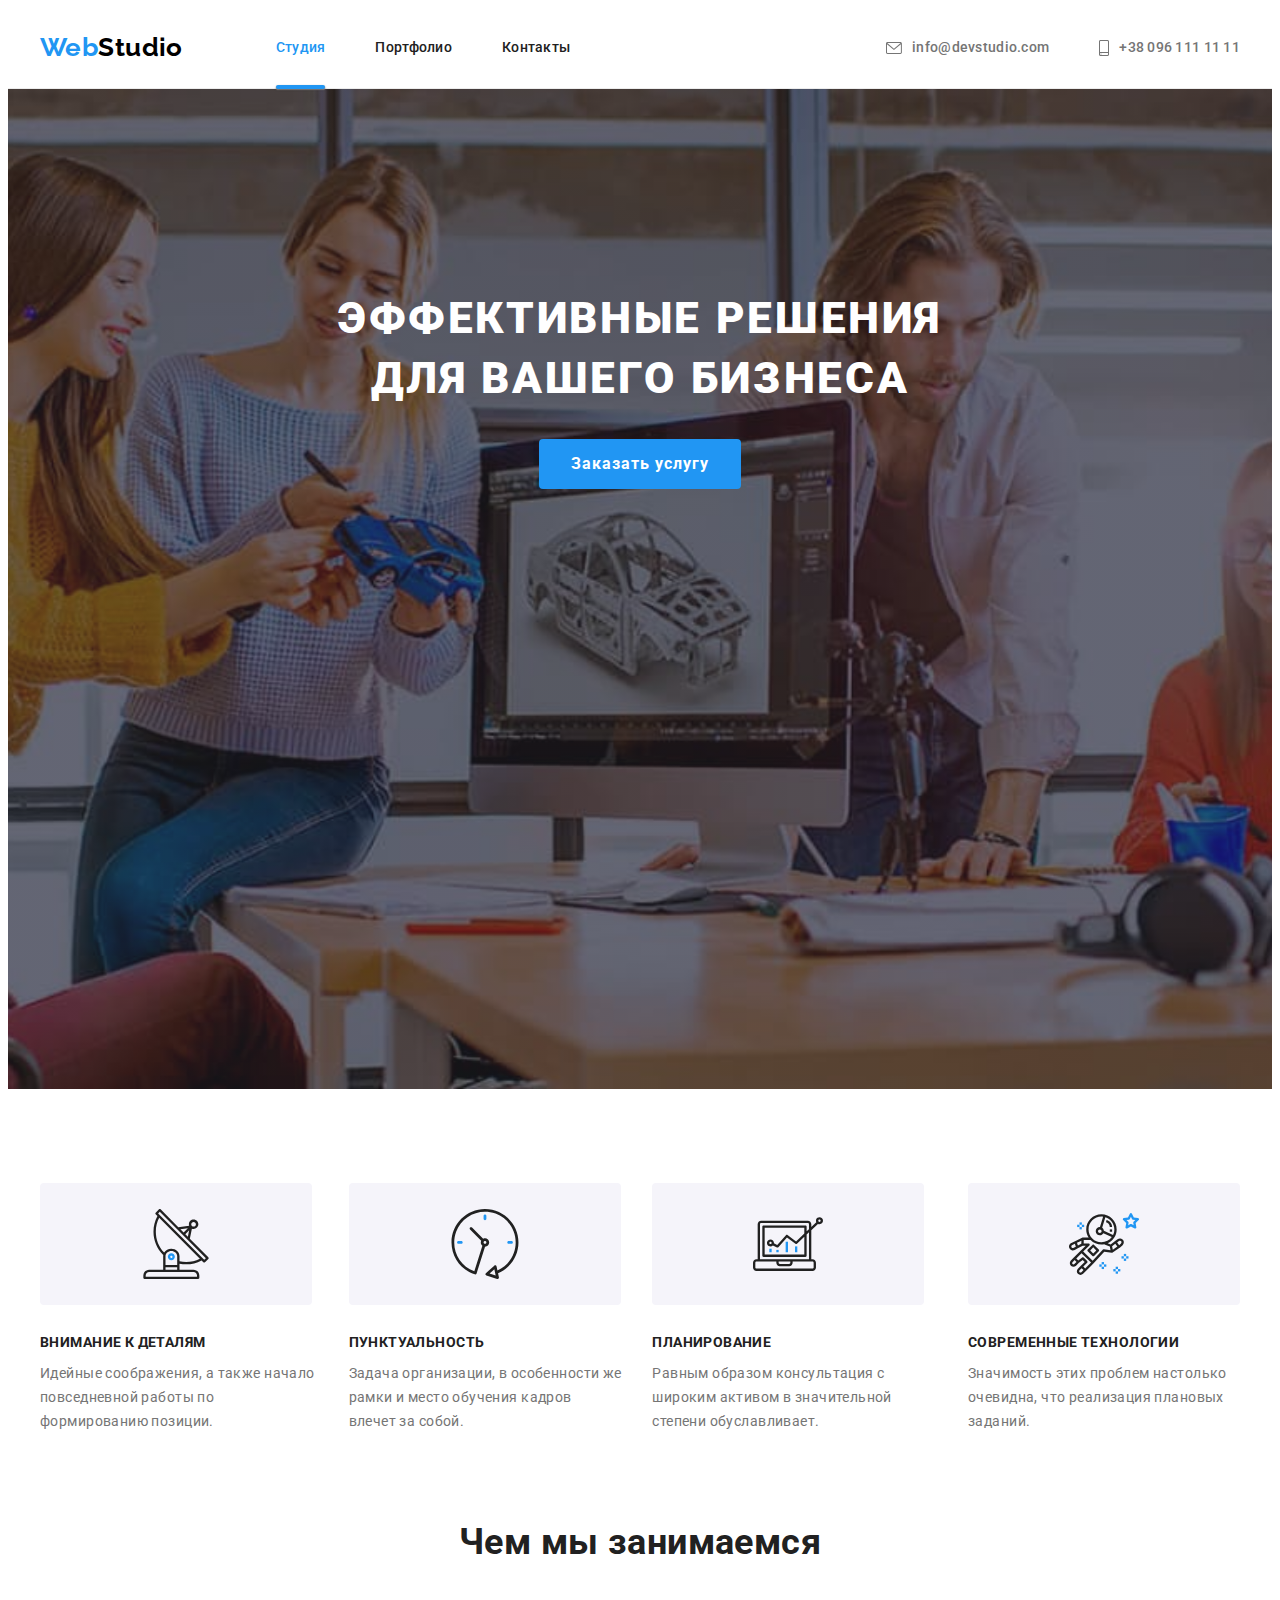
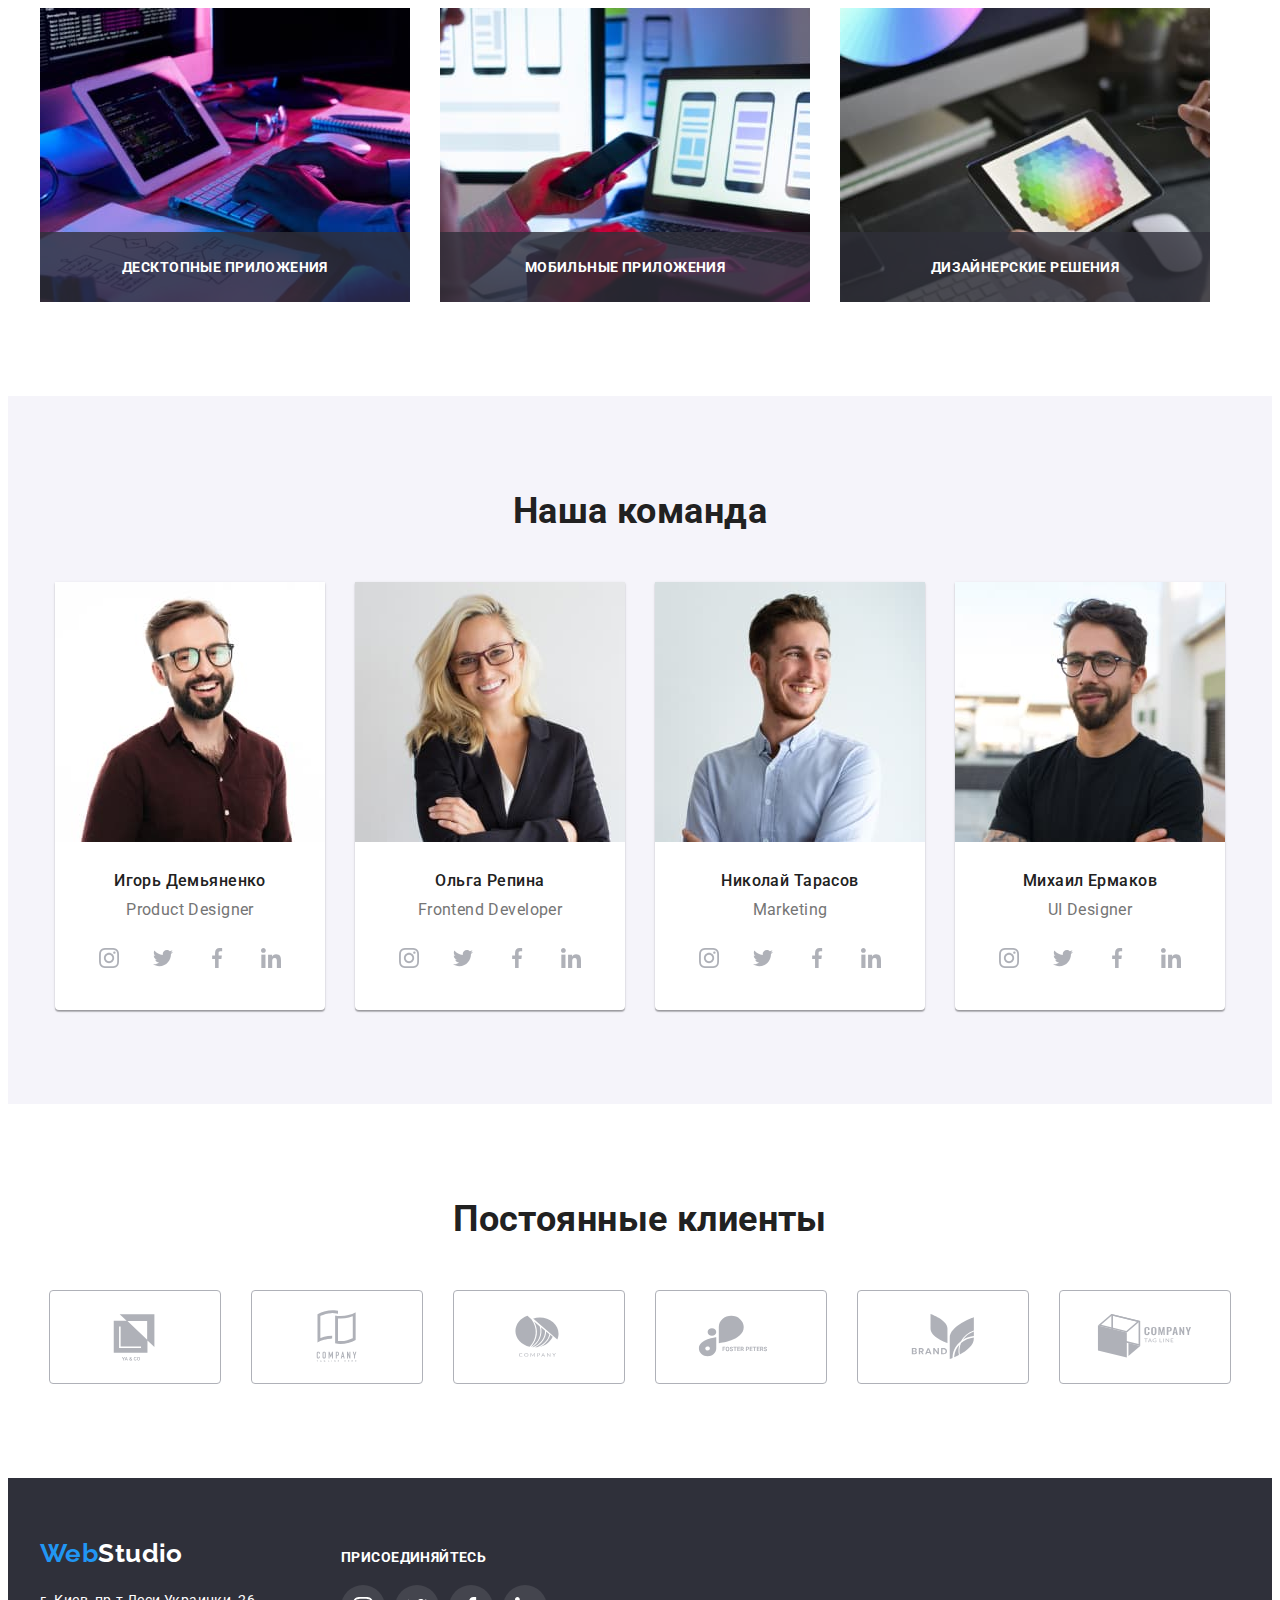
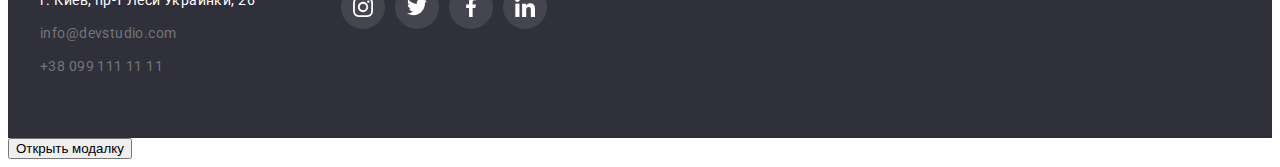
<file: index.html>
<!DOCTYPE html>
<html lang="ru">
  <head>
    <meta charset="UTF-8" />
    <meta http-equiv="X-UA-Compatible" content="IE=edge" />
    <meta name="viewport" content="width=device-width, initial-scale=1.0" />

    <link rel="preconnect" href="https://fonts.googleapis.com" />
    <link rel="preconnect" href="https://fonts.gstatic.com" crossorigin />
    <link
      href="https://fonts.googleapis.com/css2?family=Raleway:wght@700&family=Roboto:wght@400;500;700;900&display=swap"
      rel="stylesheet"
    />
    <title>Homework1</title>
    <link
      rel="stylesheet"
      href="https://cdnjs.cloudflare.com/ajax/libs/modern-normalize/1.1.0/modern-normalize.min.css"
      integrity="sha512-wpPYUAdjBVSE4KJnH1VR1HeZfpl1ub8YT/NKx4PuQ5NmX2tKuGu6U/JRp5y+Y8XG2tV+wKQpNHVUX03MfMFn9Q=="
      crossorigin="anonymous"
      referrerpolicy="no-referrer"
    />

    <link rel="stylesheet" href="./css/styles.css" />
  </head>
  <body>
    <!--                    HEADER                          -->
    <header class="header">
      <div class="container">
        <a class="header-logo logo"><span class="logo-accent logo">Web</span>Studio</a>
        <nav class="header-nav">
          <ul class="header-list list">
            <li class="header-item">
              <a href="./index.html" class="header-link link current">Студия</a>
            </li>
            <li class="header-item">
              <a href="./portfolio.html" class="header-link link">Портфолио</a>
            </li>
            <li class="header-item"><a href="" class="header-link link">Контакты </a></li>
          </ul>
        </nav>
        <ul class="header-info-list list">
          <li class="header-item">
            <a class="header-info link" href="maito:info@devstudio.com">
              <svg class="header-info-icon" width="16" height="12">
                <use href="./images/symbol-defs.svg#icon-envelope"></use>
              </svg>
              info@devstudio.com</a
            >
          </li>
          <li class="header-item">
            <a class="header-tel link" href="tel:+380961111111"
              ><svg class="header-tel-icon" width="10" height="16">
                <use href="./images/symbol-defs.svg#icon-smartphone"></use></svg
              >+38 096 111 11 11</a
            >
          </li>
        </ul>
      </div>
    </header>
    <main>
      <!--                 HERO                  -->
      <section class="hero">
        <div class="container">
          <h1 class="hero-title">Эффективные решения для вашего бизнеса</h1>
          <button class="button primary" data-modal-open>Заказать услугу</button>
        </div>
      </section>
      <!--                      ABOUT                -->
      <section class="about section">
        <div class="about-container container">
          <h2 class="visually-hidden">Преимущества</h2>
          <ul class="about-list list">
            <li class="about-item">
              <div class="about-item-container">
                <svg class="about-item-antenna" width="70" height="70">
                  <use href="./images/symbol-defs.svg#icon-antenna"></use>
                </svg>
              </div>
              <h3 class="about-top-text">Внимание к деталям</h3>
              <p class="about-text">
                Идейные соображения, а также начало повседневной работы по формированию позиции.
              </p>
            </li>
            <li class="about-item">
              <div class="about-item-container">
                <svg class="about-item-antenna" width="70" height="70">
                  <use href="./images/symbol-defs.svg#icon-clock"></use>
                </svg>
              </div>
              <h3 class="about-top-text">Пунктуальность</h3>
              <p class="about-text">
                Задача организации, в особенности же рамки и место обучения кадров влечет за собой.
              </p>
            </li>
            <li class="about-item">
              <div class="about-item-container">
                <svg class="about-item-antenna" width="70" height="70">
                  <use href="./images/symbol-defs.svg#icon-diagram"></use>
                </svg>
              </div>
              <h3 class="about-top-text">Планирование</h3>
              <p class="about-text">
                Равным образом консультация с широким активом в значительной степени обуславливает.
              </p>
            </li>
            <li class="about-item">
              <div class="about-item-container">
                <svg class="about-item-antenna" width="70" height="70">
                  <use href="./images/symbol-defs.svg#icon-astronaut"></use>
                </svg>
              </div>
              <h3 class="about-top-text">Современные технологии</h3>
              <p class="about-text">
                Значимость этих проблем настолько очевидна, что реализация плановых заданий.
              </p>
            </li>
          </ul>
        </div>
      </section>
      <!--                      WORK                  -->
      <section class="work section">
        <div class="container">
          <h2 class="work-title title">Чем мы занимаемся</h2>
          <ul class="work-list list">
            <li class="work-item">
              <img src="./images/about-img1.jpg" alt="программирование " width="370" height="294" />
              <p class="work-design-text">Десктопные приложения</p>
            </li>
            <li class="work-item">
              <img
                src="./images/about-img2.jpg"
                alt="программирование мобильных приложений"
                width="370"
                height="294"
              />

              <p class="work-design-text">Мобильные приложения</p>
            </li>
            <li class="work-item">
              <img src="./images/about-img3.jpg" alt="веб-дизайн" width="370" height="294" />
              <p class="work-design-text">Дизайнерские решения</p>
            </li>
          </ul>
        </div>
      </section>
      <!--                                TEAM                           -->
      <section class="team section">
        <div class="container">
          <h2 class="team-title title">Наша команда</h2>
          <ul class="team-list list">
            <li class="team-item">
              <img
                src="./images/masters-img1.jpg"
                alt="мужчина с бородой в коричневой рубашке"
                width="270"
                height="260"
              />
              <div class="team-card">
                <h3 class="team-top-text">Игорь Демьяненко</h3>
                <p class="team-text" lang="en">Product Designer</p>
                <ul class="team-soc-list list">
                  <li class="team-soc-item">
                    <a href="" class="team-soc-link link">
                      <svg class="team-soc-icon" width="20" height="20">
                        <use href="./images/symbol-defs.svg#icon-instagram"></use></svg
                    ></a>
                  </li>
                  <li class="team-soc-item">
                    <a href="" class="team-soc-link link"
                      ><svg class="team-soc-icon" width="20" height="20">
                        <use href="./images/symbol-defs.svg#icon-twitter"></use></svg
                    ></a>
                  </li>
                  <li class="team-soc-item">
                    <a href="" class="team-soc-link link"
                      ><svg class="team-soc-icon" width="20" height="20">
                        <use href="./images/symbol-defs.svg#icon-facebook-1"></use></svg
                    ></a>
                  </li>
                  <li class="team-soc-item">
                    <a href="" class="team-soc-link link"
                      ><svg class="team-soc-icon" width="20" height="20">
                        <use href="./images/symbol-defs.svg#icon-linkedin"></use></svg
                    ></a>
                  </li>
                </ul>
              </div>
            </li>
            <li class="team-item">
              <img
                src="./images/masters-img2.jpg"
                alt=" девушка с светлыми волосами в очках"
                width="270"
                height="260"
              />
              <div class="team-card">
                <h3 class="team-top-text">Ольга Репина</h3>
                <p class="team-text" lang="en">Frontend Developer</p>
                <ul class="team-soc-list list">
                  <li class="team-soc-item">
                    <a href="" class="team-soc-link link">
                      <svg class="team-soc-icon" width="20" height="20">
                        <use href="./images/symbol-defs.svg#icon-instagram"></use></svg
                    ></a>
                  </li>
                  <li class="team-soc-item">
                    <a href="" class="team-soc-link link"
                      ><svg class="team-soc-icon" width="20" height="20">
                        <use href="./images/symbol-defs.svg#icon-twitter"></use></svg
                    ></a>
                  </li>
                  <li class="team-soc-item">
                    <a href="" class="team-soc-link link"
                      ><svg class="team-soc-icon" width="20" height="20">
                        <use href="./images/symbol-defs.svg#icon-facebook-1"></use></svg
                    ></a>
                  </li>
                  <li class="team-soc-item">
                    <a href="" class="team-soc-link link"
                      ><svg class="team-soc-icon" width="20" height="20">
                        <use href="./images/symbol-defs.svg#icon-linkedin"></use></svg
                    ></a>
                  </li>
                </ul>
              </div>
            </li>
            <li class="team-item">
              <img
                src="./images/masters-img3.jpg"
                alt="мужчина шатен в белой рубашке"
                width="270"
                height="260"
              />
              <div class="team-card">
                <h3 class="team-top-text">Николай Тарасов</h3>
                <p class="team-text" lang="en">Marketing</p>
                <ul class="team-soc-list list">
                  <li class="team-soc-item">
                    <a href="" class="team-soc-link link">
                      <svg class="team-soc-icon" width="20" height="20">
                        <use href="./images/symbol-defs.svg#icon-instagram"></use></svg
                    ></a>
                  </li>
                  <li class="team-soc-item">
                    <a href="" class="team-soc-link link"
                      ><svg class="team-soc-icon" width="20" height="20">
                        <use href="./images/symbol-defs.svg#icon-twitter"></use></svg
                    ></a>
                  </li>
                  <li class="team-soc-item">
                    <a href="" class="team-soc-link link"
                      ><svg class="team-soc-icon" width="20" height="20">
                        <use href="./images/symbol-defs.svg#icon-facebook-1"></use></svg
                    ></a>
                  </li>
                  <li class="team-soc-item">
                    <a href="" class="team-soc-link link"
                      ><svg class="team-soc-icon" width="20" height="20">
                        <use href="./images/symbol-defs.svg#icon-linkedin"></use></svg
                    ></a>
                  </li>
                </ul>
              </div>
            </li>
            <li class="team-item">
              <img
                src="./images/masters-img4.jpg"
                alt="мужчина с бородой в чёрной футболке"
                width="270"
                height="260"
              />
              <div class="team-card">
                <h3 class="team-top-text">Михаил Ермаков</h3>
                <p class="team-text" lang="en">UI Designer</p>
                <ul class="team-soc-list list">
                  <li class="team-soc-item">
                    <a href="" class="team-soc-link link">
                      <svg class="team-soc-icon" width="20" height="20">
                        <use href="./images/symbol-defs.svg#icon-instagram"></use></svg
                    ></a>
                  </li>
                  <li class="team-soc-item">
                    <a href="" class="team-soc-link link"
                      ><svg class="team-soc-icon" width="20" height="20">
                        <use href="./images/symbol-defs.svg#icon-twitter"></use></svg
                    ></a>
                  </li>
                  <li class="team-soc-item">
                    <a href="" class="team-soc-link link"
                      ><svg class="team-soc-icon" width="20" height="20">
                        <use href="./images/symbol-defs.svg#icon-facebook-1"></use></svg
                    ></a>
                  </li>
                  <li class="team-soc-item">
                    <a href="" class="team-soc-link link"
                      ><svg class="team-soc-icon" width="20" height="20">
                        <use href="./images/symbol-defs.svg#icon-linkedin"></use></svg
                    ></a>
                  </li>
                </ul>
              </div>
            </li>
          </ul>
        </div>
      </section>
      <!--                      CLIENTS                         -->
      <section class="clients section">
        <div class="clients-container container">
          <h2 class="clients-title title">Постоянные клиенты</h2>
          <ul class="clients-list list">
            <li class="clients-item item">
              <a href="" class="client-link link">
                <svg class="client-icon" width="106" height="60">
                  <use href="./images/symbol-defs.svg#icon-client-1"></use>
                </svg>
              </a>
            </li>
            <li class="clients-item item">
              <a href="" class="client-link link">
                <svg class="client-icon" width="106" height="60">
                  <use href="./images/symbol-defs.svg#icon-client-2"></use>
                </svg>
              </a>
            </li>
            <li class="clients-item item">
              <a href="" class="client-link link">
                <svg class="client-icon" width="106" height="60">
                  <use href="./images/symbol-defs.svg#icon-client-3"></use>
                </svg>
              </a>
            </li>
            <li class="clients-item item">
              <a href="" class="client-link link">
                <svg class="client-icon" width="106" height="60">
                  <use href="./images/symbol-defs.svg#icon-client-4"></use>
                </svg>
              </a>
            </li>
            <li class="clients-item item">
              <a href="" class="client-link link">
                <svg class="client-icon" width="106" height="60">
                  <use href="./images/symbol-defs.svg#icon-client-5"></use>
                </svg>
              </a>
            </li>
            <li class="clients-item item">
              <a href="" class="client-link link">
                <svg class="client-icon" width="106" height="60">
                  <use href="./images/symbol-defs.svg#icon-client-6"></use>
                </svg>
              </a>
            </li>
          </ul>
        </div>
      </section>
    </main>
    <!--                      FOOTER                         -->
    <footer class="footer">
      <div class="footer-container container">
        <div class="footer-logo-container">
          <a class="footer-logo logo"><span class="logo-accent logo">Web</span>Studio</a>
          <address class="contacts-address">
            <ul class="contacts-list list">
              <li class="contacts-item">
                <a
                  class="contacts-link link"
                  href="https://goo.gl/maps/3nx2QuDcFWaEyub6A"
                  target="_blank"
                  rel="noopener nofollow noreferrer"
                  >г. Киев, пр-т Леси Украинки, 26
                </a>
              </li>
              <li class="contacts-item">
                <a class="contacts-address link" href="maito:info@devstudio.com"
                  >info@devstudio.com</a
                >
              </li>
              <li class="contacts-item">
                <a class="contacts-address link" href="tel:+380991111111">+38 099 111 11 11</a>
              </li>
            </ul>
          </address>
        </div>
        <div class="footer-soc">
          <h2 class="footer-invitation">Присоединяйтесь</h2>
          <ul class="footer-soc-list list">
            <li class="footer-soc-item">
              <a href="" class="footer-soc-link link">
                <svg class="footer-soc-icon" width="20" height="20">
                  <use href="./images/symbol-defs.svg#icon-instagram"></use></svg
              ></a>
            </li>
            <li class="footer-soc-item">
              <a href="" class="footer-soc-link link"
                ><svg class="footer-soc-icon" width="20" height="20">
                  <use href="./images/symbol-defs.svg#icon-twitter"></use></svg
              ></a>
            </li>
            <li class="footer-soc-item">
              <a href="" class="footer-soc-link link"
                ><svg class="footer-soc-icon" width="20" height="20">
                  <use href="./images/symbol-defs.svg#icon-facebook-1"></use></svg
              ></a>
            </li>
            <li class="footer-soc-item">
              <a href="" class="footer-soc-link link"
                ><svg class="footer-soc-icon" width="20" height="20">
                  <use href="./images/symbol-defs.svg#icon-linkedin"></use></svg
              ></a>
            </li>
          </ul>
        </div>
      </div>
    </footer>
    <p></p>
    <button>Открыть модалку</button>
    <p></p>
    <div class="backdrop is-hidden" data-modal>
      <div class="modal">
        <button class="modal-btn" data-modal-close>
          <svg class="modal-close" width="11" height="11">
            <use href="./images/symbol-defs.svg#icon-Close"></use>
          </svg>
        </button>
        <p>
          Lorem ipsum dolor sit amet, consectetur adipisicing elit. Fugit, vel nisi? Accusantium
          tempora adipisci voluptates quas tempore eveniet deleniti iste culpa eum tenetur optio,
          provident quidem. Debitis praesentium repudiandae recusandae.
        </p>
      </div>
    </div>
    <script src="./js/modal.js"></script>
  </body>
</html>
</file>
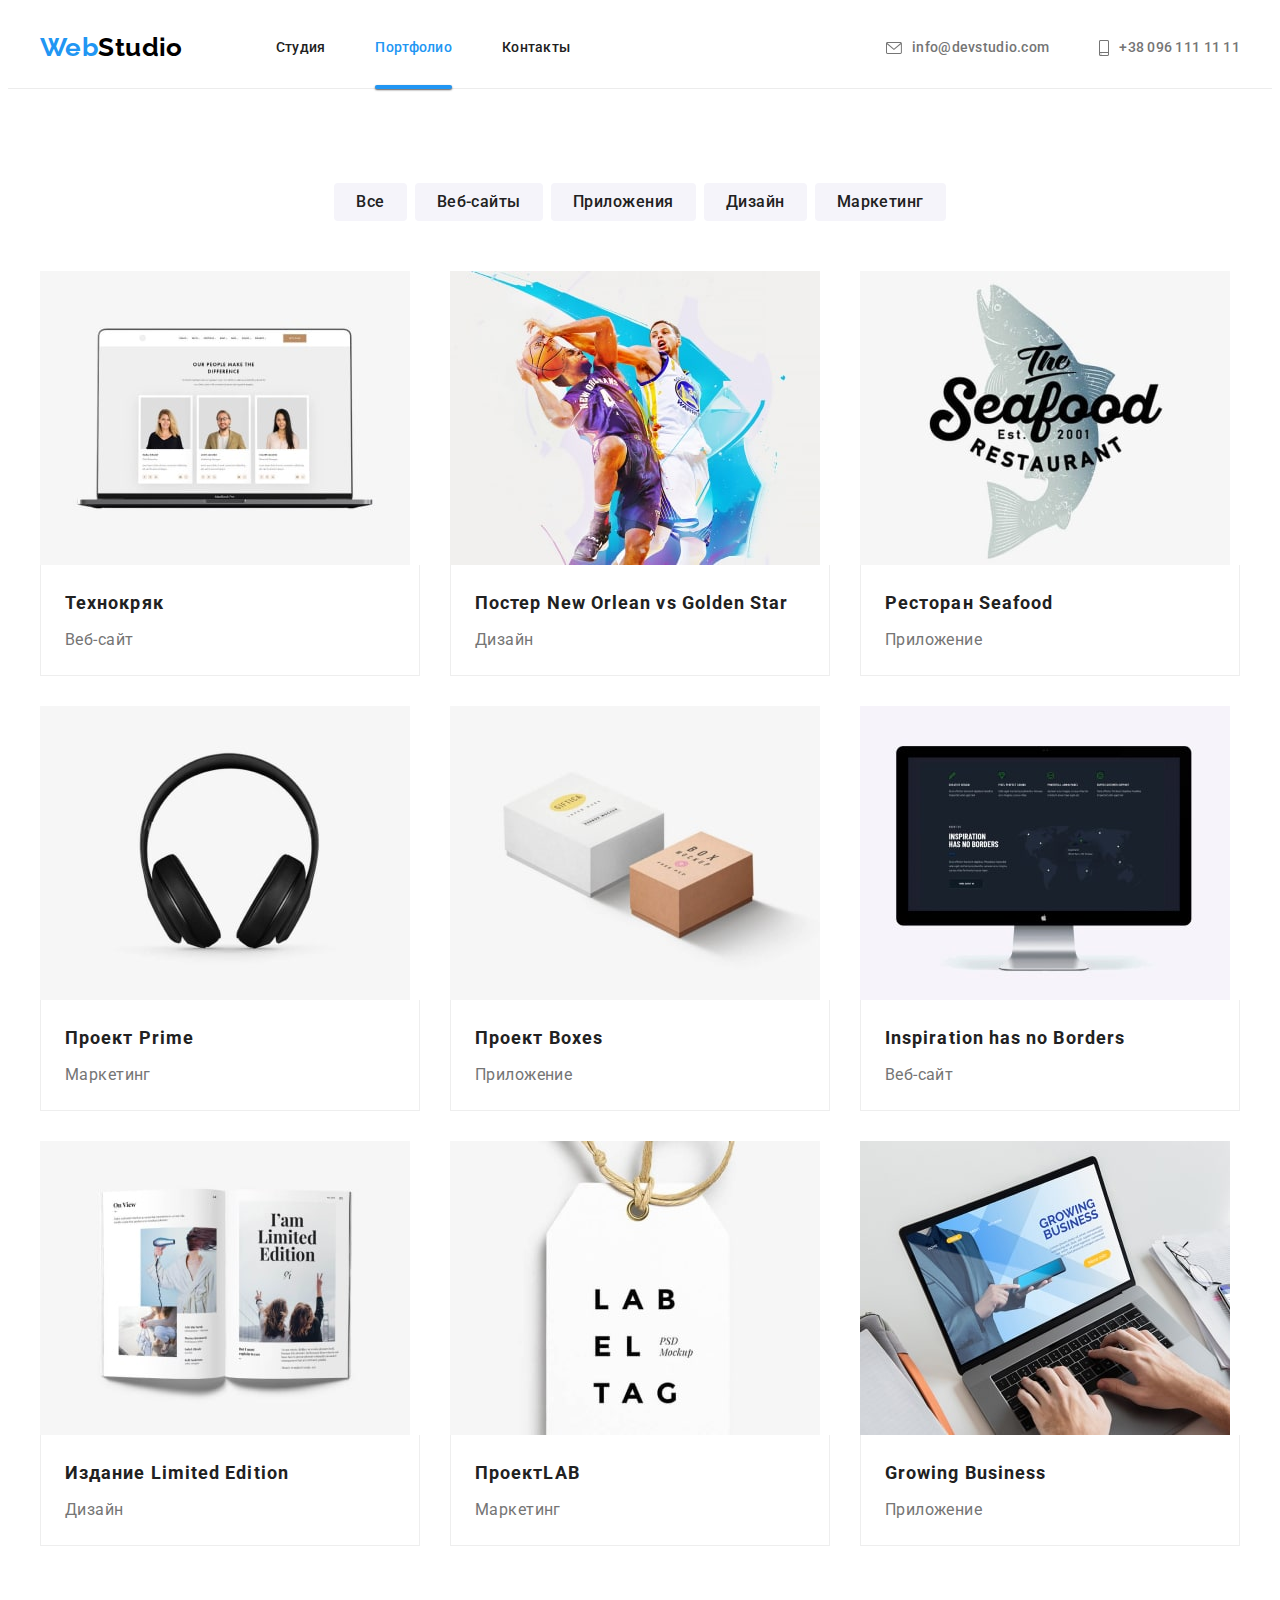
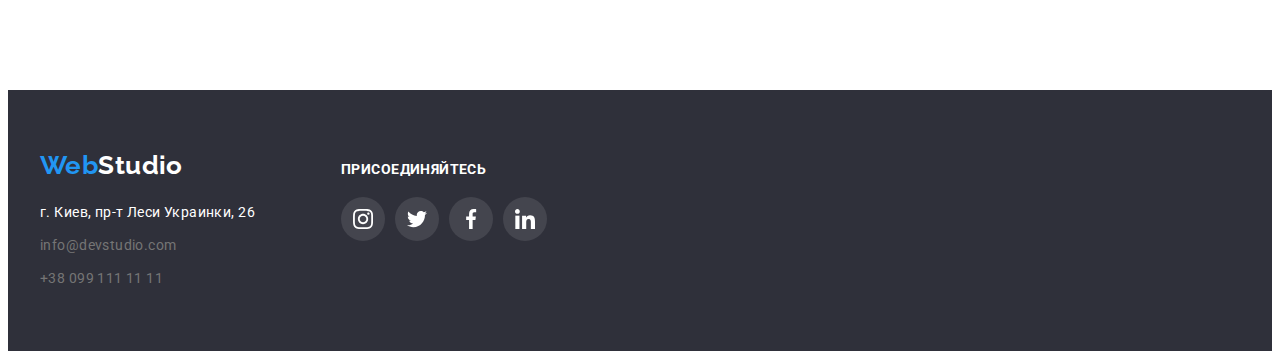
<file: portfolio.html>
<!DOCTYPE html>
<html lang="ru">
  <head>
    <meta charset="UTF-8" />
    <meta http-equiv="X-UA-Compatible" content="IE=edge" />
    <meta name="viewport" content="width=device-width, initial-scale=1.0" />
    <title>Homework1</title>
    <link rel="preconnect" href="https://fonts.googleapis.com" />
    <link rel="preconnect" href="https://fonts.gstatic.com" crossorigin />
    <link
      href="https://fonts.googleapis.com/css2?family=Raleway:wght@700&family=Roboto:wght@400;500;700;900&display=swap"
      rel="stylesheet"
    />
    <link
      rel=" stylesheet"
      href="https://cdnjs.cloudflare.com/ajax/libs/modern-normalize/1.1.0/modern-normalize.min.css"
      integrity="sha512-wpPYUAdjBVSE4KJnH1VR1HeZfpl1ub8YT/NKx4PuQ5NmX2tKuGu6U/JRp5y+Y8XG2tV+wKQpNHVUX03MfMFn9Q=="
      crossorigin="anonymous"
      referrerpolicy="no-referrer"
    />
    <link rel="stylesheet" href="./css/styles.css" />
  </head>
  <body>
    <header class="header">
      <div class="container">
        <a class="header-logo logo"><span class="logo-accent logo">Web</span>Studio</a>
        <nav class="header-nav">
          <ul class="header-list list">
            <li class="header-item">
              <a href="./index.html" class="header-link link">Студия</a>
            </li>
            <li class="header-item">
              <a href="./portfolio.html" class="header-link link current">Портфолио</a>
            </li>
            <li class="header-item"><a href="" class="header-link link">Контакты </a></li>
          </ul>
        </nav>
        <ul class="header-info-list list">
          <li class="header-item">
            <a class="header-info link" href="maito:info@devstudio.com">
              <svg class="header-info-icon" width="16" height="12">
                <use href="./images/symbol-defs.svg#icon-envelope"></use>
              </svg>
              info@devstudio.com</a
            >
          </li>
          <li class="header-item">
            <a class="header-tel link" href="tel:+380961111111"
              ><svg class="header-tel-icon" width="10" height="16">
                <use href="./images/symbol-defs.svg#icon-smartphone"></use></svg
              >+38 096 111 11 11</a
            >
          </li>
        </ul>
      </div>
    </header>
    <main>
      <!--                 PORTFOLIO                              -->
      <section class="portfolio section">
        <div class="container">
          <h1 class="visually-hidden">Портфолио</h1>
          <ul class="portfolio-list list">
            <li class="portfolio-item">
              <button class="portfolio-btn" type="button">Все</button>
            </li>

            <li class="portfolio-item">
              <button class="portfolio-btn" type="button">Веб-сайты</button>
            </li>

            <li class="portfolio-item">
              <button class="portfolio-btn" type="button">Приложения</button>
            </li>

            <li class="portfolio-item">
              <button class="portfolio-btn" type="button">Дизайн</button>
            </li>

            <li class="portfolio-item">
              <button class="portfolio-btn" type="button">Маркетинг</button>
            </li>
          </ul>
          <ul class="content-list list">
            <li class="content-item">
              <a class="content-info link" href="#">
                <div class="content-thumb">
                  <img src="./images/Portfolio-img1.jpg" alt="Технокряк" width="370" />
                  <p class="content-thumb-text">
                    Ресурс предлагает комплексные предложения с разным уровнем функционала и
                    сервисов. Все это позволит посетителю получить исчерпывающие сведения о компании
                    или частном лице.
                  </p>
                </div>
                <div class="portfolio-card">
                  <h2 class="content-top-text">Технокряк</h2>
                  <p class="content-text">Веб-сайт</p>
                </div>
              </a>
            </li>

            <li class="content-item">
              <a class="content-info link" href="#">
                <div class="content-thumb">
                  <img
                    src="./images/Portfolio-img2.jpg"
                    alt="Парни играют в баскетбол"
                    width="370"
                  />
                  <p class="content-thumb-text">
                    Ресурс предлагает комплексные предложения с разным уровнем функционала и
                    сервисов. Все это позволит посетителю получить исчерпывающие сведения о компании
                    или частном лице.
                  </p>
                </div>
                <div class="portfolio-card">
                  <h2 class="content-top-text">Постер New Orlean vs Golden Star</h2>
                  <p class="content-text">Дизайн</p>
                </div>
              </a>
            </li>

            <li class="content-item">
              <a class="content-info link" href="#">
                <div class="content-thumb">
                  <img src="./images/Portfolio-img3.jpg" alt="Логотип ресторана" width="370" />
                  <p class="content-thumb-text">
                    Ресурс предлагает комплексные предложения с разным уровнем функционала и
                    сервисов. Все это позволит посетителю получить исчерпывающие сведения о компании
                    или частном лице.
                  </p>
                </div>
                <div class="portfolio-card">
                  <h2 class="content-top-text">Ресторан Seafood</h2>
                  <p class="content-text">Приложение</p>
                </div>
              </a>
            </li>

            <li class="content-item">
              <a class="content-info link" href="#">
                <div class="content-thumb">
                  <img
                    src="./images/Portfolio-img4.jpg"
                    alt="Большие чёрные наушники"
                    width="370"
                  />
                  <p class="content-thumb-text">
                    Ресурс предлагает комплексные предложения с разным уровнем функционала и
                    сервисов. Все это позволит посетителю получить исчерпывающие сведения о компании
                    или частном лице.
                  </p>
                </div>
                <div class="portfolio-card">
                  <h2 class="content-top-text">Проект Prime</h2>
                  <p class="content-text">Маркетинг</p>
                </div>
              </a>
            </li>

            <li class="content-item">
              <a class="content-info link" href="#">
                <div class="content-thumb">
                  <img
                    src="./images/Portfolio-img5.jpg"
                    alt="Белая и бежевая коробки"
                    width="370"
                  />
                  <p class="content-thumb-text">
                    Ресурс предлагает комплексные предложения с разным уровнем функционала и
                    сервисов. Все это позволит посетителю получить исчерпывающие сведения о компании
                    или частном лице.
                  </p>
                </div>
                <div class="portfolio-card">
                  <h2 class="content-top-text">Проект Boxes</h2>
                  <p class="content-text">Приложение</p>
                </div>
              </a>
            </li>

            <li class="content-item">
              <a class="content-info link" href="#">
                <div class="content-thumb">
                  <img src="./images/Portolio-img6.jpg" alt="Включенный монитор" width="370" />
                  <p class="content-thumb-text">
                    Ресурс предлагает комплексные предложения с разным уровнем функционала и
                    сервисов. Все это позволит посетителю получить исчерпывающие сведения о компании
                    или частном лице.
                  </p>
                </div>
                <div class="portfolio-card">
                  <h2 class="content-top-text" lang="en">Inspiration has no Borders</h2>
                  <p class="content-text">Веб-сайт</p>
                </div>
              </a>
            </li>

            <li class="content-item">
              <a class="content-info link" href="#">
                <div class="content-thumb">
                  <img src="./images/Portfolio-img7.jpg" alt="Открытый журнал" width="370" />
                  <p class="content-thumb-text">
                    Ресурс предлагает комплексные предложения с разным уровнем функционала и
                    сервисов. Все это позволит посетителю получить исчерпывающие сведения о компании
                    или частном лице.
                  </p>
                </div>
                <div class="portfolio-card">
                  <h2 class="content-top-text">Издание Limited Edition</h2>
                  <p class="content-text">Дизайн</p>
                </div>
              </a>
            </li>

            <li class="content-item">
              <a class="content-info link" href="#">
                <div class="content-thumb">
                  <img src="./images/Portfolio-img8.jpg" alt="Бирка с буквами" width="370" />
                  <p class="content-thumb-text">
                    Ресурс предлагает комплексные предложения с разным уровнем функционала и
                    сервисов. Все это позволит посетителю получить исчерпывающие сведения о компании
                    или частном лице.
                  </p>
                </div>
                <section class="portfolio-card">
                  <h2 class="content-top-text">ПроектLAB</h2>
                  <p class="content-text">Маркетинг</p>
                </section>
              </a>
            </li>

            <li class="content-item">
              <a class="content-info link" href="#">
                <div class="content-thumb">
                  <img src="./images/Portfolio-img9.jpg" alt="Работающий компьютер" width="370" />
                  <p class="content-thumb-text">
                    Ресурс предлагает комплексные предложения с разным уровнем функционала и
                    сервисов. Все это позволит посетителю получить исчерпывающие сведения о компании
                    или частном лице.
                  </p>
                </div>
                <div class="portfolio-card">
                  <h2 class="content-top-text" lang="en">Growing Business</h2>
                  <p class="content-text">Приложение</p>
                </div>
              </a>
            </li>
          </ul>
        </div>
      </section>
    </main>
    <!--                   FOOTER                             -->
    <footer class="footer">
      <div class="footer-container container">
        <div class="footer-logo-container">
          <a class="footer-logo logo"><span class="logo-accent logo">Web</span>Studio</a>
          <address class="contacts-address">
            <ul class="contacts-list list">
              <li class="contacts-item">
                <a
                  class="contacts-link link"
                  href="https://goo.gl/maps/3nx2QuDcFWaEyub6A"
                  target="_blank"
                  rel="noopener nofollow noreferrer"
                  >г. Киев, пр-т Леси Украинки, 26
                </a>
              </li>
              <li class="contacts-item">
                <a class="contacts-address link" href="maito:info@devstudio.com"
                  >info@devstudio.com</a
                >
              </li>
              <li class="contacts-item">
                <a class="contacts-address link" href="tel:+380991111111">+38 099 111 11 11</a>
              </li>
            </ul>
          </address>
        </div>
        <div class="footer-soc">
          <h2 class="footer-invitation">Присоединяйтесь</h2>
          <ul class="footer-soc-list list">
            <li class="footer-soc-item">
              <a href="" class="footer-soc-link link">
                <svg class="footer-soc-icon" width="20" height="20">
                  <use href="./images/symbol-defs.svg#icon-instagram"></use></svg
              ></a>
            </li>
            <li class="footer-soc-item">
              <a href="" class="footer-soc-link link"
                ><svg class="footer-soc-icon" width="20" height="20">
                  <use href="./images/symbol-defs.svg#icon-twitter"></use></svg
              ></a>
            </li>
            <li class="footer-soc-item">
              <a href="" class="footer-soc-link link"
                ><svg class="footer-soc-icon" width="20" height="20">
                  <use href="./images/symbol-defs.svg#icon-facebook-1"></use></svg
              ></a>
            </li>
            <li class="footer-soc-item">
              <a href="" class="footer-soc-link link"
                ><svg class="footer-soc-icon" width="20" height="20">
                  <use href="./images/symbol-defs.svg#icon-linkedin"></use></svg
              ></a>
            </li>
          </ul>
        </div>
      </div>
    </footer>
  </body>
</html>
</file>
<file: css/styles.css>
:root {
  --primary-font-color: #212121;
  --primary-bg-color: #e5e5e5;
  --sec-bg-color: #f5f4fa;
  --sec-font-color: #757575;
  --accent-color: #2196f3;
  --color-white: #ffffff;
  --color-black: #000000;
  --info-font-color: #757575;
  --footer-bg-color: #2f303a;
  --btn-bg-color: #188ce8;
  --logo-font-color: #2196f3;
  --content-list-gap: 30px;
  --icon-text-color: #afb1b8;
}

body {
  font-family: 'Roboto', 'Tahoma, sans-serif';
  background-color: var(--color-white);
  font-size: 14px;
  letter-spacing: 0.03em;
  color: var(--primary-font-color);
}

h1,
h2,
h3,
h4,
h5,
h6,
p {
  margin: 0;
}

img {
  display: block;
  max-width: 100%;
  height: auto;
}

.list {
  list-style: none;
  padding-left: 0;
  margin: 0;
}

.link {
  text-decoration: none;
  color: inherit;
}

address {
  font-style: normal;
}

.visually-hidden {
  position: absolute;
  width: 1px;
  height: 1px;
  margin: -1px;
  border: 0;
  padding: 0;

  white-space: nowrap;
  clip-path: inset(100%);
  clip: rect(0 0 0 0);
  overflow: hidden;
}

button {
  cursor: pointer;
}

head {
  display: none;
}

.header-list {
  display: flex;
}

.container {
  width: 1200px;
  margin-left: auto;
  margin-right: auto;
  padding-left: 15px;
  padding-right: 15px;
  /* outline: 1px solid red; */
}

.title {
  color: var(--primary-font-color);

  font-weight: 700;
  font-size: 36px;
  line-height: 42px;
  text-align: center;
}

.section {
  padding-bottom: 94px;
  padding-top: 94px;
}

/*--       HEADER       -- */
/* .header-list .header-item{

  margin-right: 50px;
} */
/* .header-list .header-item:last-child{
margin-right: 0;
} */
/* .header-list .header-item:not(:last-child){
  margin-right: 50px;
} */
.header .container {
  display: flex;
  align-items: center;
}

.header-nav {
  display: flex;
  align-items: center;
}
.header-list .header-item + .header-item {
  margin-left: 50px;
}

.header-list {
  transition-property: color;
  transition-duration: 250ms;
  transition-timing-function: cubic-bezier(0.4, 0, 0.2, 1);
}

.header-info-list .header-item + .header-item {
  margin-left: 50px;
}

.header {
  border-bottom: 1px solid #ececec;
}

.header-link {
  display: block;
  padding-top: 32px;
  padding-bottom: 32px;

  color: var(--primary-font-color);

  font-weight: 500;
  font-size: 14px;
  line-height: 1.14;
  letter-spacing: 0.02em;

  transition-property: color;
  transition-duration: 250ms;
  transition-timing-function: cubic-bezier(0.4, 0, 0.2, 1);
}

span {
  color: var(--logo-font-color);

  font-family: 'Raleway';
  font-weight: 700;
  font-size: 26px;
  line-height: 1.2;
}

.header-logo {
  margin-right: 93px;
  color: var(--color-black);

  font-family: 'Raleway';
  font-weight: 700;
  font-size: 26px;
  line-height: 1.2;
}

.header-connect {
  margin-left: auto;
}

.header-list,
.header-link:hover,
.header-list,
.header-link :focus {
  color: var(--accent-color);
}

.header-info-list {
  display: flex;
  margin-left: auto;
}

.header-info,
.header-tel {
  font-weight: 500;
  font-size: 14px;
  line-height: 1.14;
  letter-spacing: 0.02em;
  color: var(--sec-font-color);
  display: flex;
  align-items: center;

  transition-property: color;
  transition-duration: 250ms;
  transition-timing-function: cubic-bezier(0.4, 0, 0.2, 1);
}
.header-info-icon {
  fill: currentColor;
  margin-right: 10px;
}

.header-tel-icon {
  fill: currentColor;
  margin-right: 10px;
}

.header-info:hover,
.header-info:focus,
.header-tel:hover,
.header-tel:focus {
  color: var(--accent-color);
  fill: var(--accent-color);
}

.header-item {
  position: relative;
}

.current {
  color: var(--accent-color);
}

.current::after {
  content: '';
  display: flex;
  position: absolute;
  left: 0;
  bottom: -1px;
  width: 100%;
  height: 4px;
  border-radius: 2px;
  background-color: var(--accent-color);
  box-shadow: 0px 1px 2px rgba(44, 42, 42, 0.692), 0px 1px 1px rgba(219, 212, 212, 0.87);
}

/*--              HERO              -- */

.hero {
  padding-top: 200px;
  padding-bottom: 200px;
  background-color: var(--footer-bg-color);
  background-image: linear-gradient(rgba(47, 48, 58, 0.4), rgba(47, 48, 58, 0.4)),
    url(../images/hero-bg.jpg);
  max-width: 1600px;
  height: 600px;
  background-size: cover;
  background-repeat: no-repeat;
  background-position: center;
  text-align: center;
  margin: 0 auto;
}

.hero-title {
  margin-bottom: var(--content-list-gap);
  width: 696px;
  margin-left: auto;
  margin-right: auto;

  align-items: center;
  justify-content: center;
  font-weight: 900;
  font-size: 44px;
  line-height: 1.36;
  letter-spacing: 0.06em;
  text-transform: uppercase;

  color: var(--color-white);
}

.button {
  min-width: 200px;
  padding: 10px 32px;

  font-family: inherit;
  font-weight: 700;
  font-size: 16px;
  line-height: 1.87;
  letter-spacing: 0.06em;

  cursor: pointer;
  border: none;
  background: var(--logo-font-color);
  border-radius: 4px;
  /* color: var(--color-white); */
}

.button.primary {
  background-color: var(--accent-color);
  color: var(--color-white);

  transition-property: background-color;
  transition-duration: 250ms;
  transition-timing-function: cubic-bezier(0.4, 0, 0.2, 1);
}

.button.primary:hover,
.button.primary :focus {
  background-color: var(--btn-bg-color);
}

/*----------- ABOUT----------- */

.about-list {
  display: flex;
  align-items: center;
  justify-content: center;
}

.about-list .about-item + .about-item {
  margin-left: var(--content-list-gap);
}

.about-top-text {
  font-weight: 700;
  margin-bottom: 10px;
  font-size: 14px;
  line-height: 1.14;
  text-transform: uppercase;
  color: var(--primary-font-color);
}

.about-text {
  font-weight: 400;
  font-size: 14px;
  line-height: 1.72;
  color: var(--info-font-color);
}

.about-item-container {
  width: 270px;
  height: 120px;
  border-radius: 4px;
  border: 1px solid transparent;
  background-color: var(--sec-bg-color);
  margin-bottom: var(--content-list-gap);
  display: flex;
  justify-content: center;
  align-items: center;
  margin-bottom: var(--content-list-gap);
}

/*------------------WORK------------------------ */
.work {
  padding-top: 0;
}

.work-list {
  display: flex;
  /* width: 100%; */
}

.work-list .work-item + .work-item {
  margin-left: var(--content-list-gap);
}

.work-title {
  font-weight: 700;
  font-size: 36px;
  line-height: 0.86;
  text-align: center;
  margin-bottom: 50px;
  color: var(--primary-font-color);
}

.work-item {
  position: relative;
}
.work-design {
  position: absolute;
  bottom: 0;
  display: flex;
  width: 100%;
  min-height: 70px;

  background-color: rgba(47, 48, 58, 0.8);
}

.work-design-text {
  display: flex;
  align-items: center;
  justify-content: center;

  position: absolute;
  bottom: 0;
  display: flex;
  width: 100%;
  min-height: 70px;

  font-weight: 700;
  line-height: 0.88;
  text-align: center;
  text-transform: uppercase;

  color: var(--color-white);
  background-color: rgba(47, 48, 58, 0.8);
}

/* --------------TEAM----------------------- */
.team {
  background-color: var(--sec-bg-color);
}

.team-title {
  margin-bottom: 50px;
}

.team-list {
  display: flex;
  justify-content: center;
}

.team-item {
  background: var(--color-white);
  box-shadow: 0px 1px 3px rgba(0, 0, 0, 0.12), 0px 1px 1px rgba(0, 0, 0, 0.14),
    0px 2px 1px rgba(0, 0, 0, 0.2);
  border-radius: 0px 0px 4px 4px;
}

.team-card {
  padding-top: var(--content-list-gap);
  padding-bottom: var(--content-list-gap);
}

.team-top-text {
  text-align: center;
  font-weight: 500;
  font-size: 16px;
  line-height: 1.18;
  margin-bottom: 10px;
}

.team-list .team-item + .team-item {
  margin-left: var(--content-list-gap);
}

.team-text {
  font-weight: 400;
  font-size: 16px;
  line-height: 1.18;
  text-align: center;
  color: var(--info-font-color);
  margin-bottom: 16px;
}

.team-soc-list {
  display: flex;
  justify-content: center;
}

.team-soc-item {
  width: 44px;
  height: 44px;
  margin-right: 10px;
}

.team-soc-item:last-child {
  margin-right: 0;
}

.team-soc-link {
  display: flex;
  align-items: center;
  justify-content: center;
  width: 100%;
  height: 100%;
  background-color: var(--color-white);
  border-radius: 50%;
  color: var(--icon-text-color);

  transition-property: background-color, color;
  transition-duration: 250ms;
  transition-timing-function: cubic-bezier(0.4, 0, 0.2, 1);
}
.team-soc-icon {
  fill: currentColor;
}
.team-soc-link:hover,
.team-soc-link:focus {
  background-color: var(--logo-font-color);
  color: var(--color-white);
}
/* універсальний і для кольору і розміру
.team-soc-link:hover,
.team-soc-link :focus {
  background-color: var(--logo-font-color);
}

.team-soc-link:hover .team-soc-icon,
.team-soc-link :focus .team-soc-icon {
  fill: var(--color-white);
} */

/*-----------------CLIENTS----------------- */
.client-container {
  margin: 0 auto;
}

.clients-title {
  margin-bottom: 50px;
}

.clients-list {
  display: flex;
  justify-content: center;
  align-items: center;
}

.clients-list .clients-item + .clients-item {
  margin-left: var(--content-list-gap);
}

.client-link {
  display: flex;
  justify-content: center;
  align-items: center;
  width: 170px;
  height: 92px;
  color: var(--icon-text-color);
  border: 1px solid var(--icon-text-color);
  border-radius: 4px;

  transition-property: border-color, color;
  transition-duration: 250ms;
  transition-timing-function: cubic-bezier(0.4, 0, 0.2, 1);
}

.client-icon {
  fill: currentColor;
}
.client-link:hover,
.client-link:focus {
  border-color: var(--accent-color);
  color: var(--accent-color);
}

/* .client-link:hover .client-icon,
.client-link:focus .client-icon {
  color: var(--accent-color);
} */

/*-----------------FOOTER----------------- */
.footer {
  background-color: var(--footer-bg-color);
  padding-top: 60px;
  padding-bottom: 60px;
}
.footer-container {
  display: flex;
  align-items: baseline;
}
.footer-logo-container {
  width: 231px;
  margin-right: 70px;
}

.footer-logo {
  color: var(--color-white);
  font-family: 'Raleway';
  font-weight: 700;
  font-size: 26px;
  line-height: 1.2;
}

address {
  font-style: normal;
}
.contacts-link {
  color: var(--color-white);

  transition-property: color;
  transition-duration: 250ms;
  transition-timing-function: cubic-bezier(0.4, 0, 0.2, 1);
}
.contacts-address {
  font-weight: 400;
  font-size: 14px;
  line-height: 1.7;
  color: var(--info-font-color);

  transition-property: color;
  transition-duration: 250ms;
  transition-timing-function: cubic-bezier(0.4, 0, 0.2, 1);
}

.contacts-address:hover,
.contacts-link:hover,
.contacts-link:focus,
.contacts-address:focus {
  color: var(--accent-color);
}

.contacts-item {
  margin-bottom: 9px;
}
.contacts-item:last-child {
  margin-bottom: 0;
}

.contacts-address {
  margin-top: 20px;
}

.footer-invitation {
  font-family: 'Roboto';
  font-style: normal;
  font-weight: 700;
  font-size: 14px;
  line-height: 16px;
  letter-spacing: 0.03em;
  text-transform: uppercase;

  color: var(--color-white);

  margin-bottom: 20px;
}

.footer-soc-list {
  display: flex;
}

.footer-soc-item {
  width: 44px;
  height: 44px;
  margin-right: 10px;
}

.footer-soc-item:last-child {
  margin-right: 0;
}

.footer-soc-link {
  display: flex;
  align-items: center;
  justify-content: center;

  width: 100%;
  height: 100%;
  background-color: rgba(255, 255, 255, 0.1);
  border-radius: 50%;
  color: var(--color-white);

  transition-property: background-color, color;
  transition-duration: 250ms;
  transition-timing-function: cubic-bezier(0.4, 0, 0.2, 1);
}
.footer-soc-icon {
  fill: currentColor;
}
.footer-soc-link:hover,
.footer-soc-link:focus {
  background-color: var(--logo-font-color);
  color: var(--color-white);
}

/*-----------------PORTFOLIO--------------------- */
.portfolio-list {
  display: flex;
  justify-content: center;
  margin-bottom: 50px;
}

/* .section-btn {
  margin-bottom: 50px;
} */

.portfolio-list .portfolio-item + .portfolio-item {
  margin-left: 8px;
}

.portfolio-btn {
  padding: 6px 22px;
  border: none;

  background-color: var(--sec-bg-color);
  font-family: 'Roboto';
  font-style: normal;
  font-weight: 500;
  font-size: 16px;
  line-height: 1.62;
  text-align: center;
  letter-spacing: 0.03em;
  cursor: pointer;

  color: var(--primary-font-color);
  border-radius: 4px;

  transition-property: color, background-color, box-shadow;
  transition-duration: 250ms;
  transition-timing-function: cubic-bezier(0.4, 0, 0.2, 1);
}

.content-list > .content-item {
  flex-basis: calc(100% / 3 - 30px);
  margin-left: var(--content-list-gap);
  margin-top: var(--content-list-gap);
}

.content-list {
  display: flex;
  flex-wrap: wrap;
  margin-bottom: 50px;
  margin-top: calc(-1 * var(--content-list-gap));
  margin-left: calc(-1 * var(--content-list-gap));
}

.content-info {
  display: block;

  transition-property: box-shadow;
  transition-duration: 250ms;
  transition-timing-function: cubic-bezier(0.4, 0, 0.2, 1);
}

.content-info:hover,
.content-info:focus {
  box-shadow: 0px 1px 1px rgba(0, 0, 0, 0.12), 0px 4px 4px rgba(0, 0, 0, 0.06),
    1px 4px 6px rgba(0, 0, 0, 0.16);
}

.content-thumb {
  position: relative;
  overflow: hidden;
  transition: transform 250ms cubic-bezier(0.4, 0, 0.2, 1);
}

.content-info:hover .content-thumb-text,
.content-info:focus .content-thumb-text {
  /* opacity: 1; */
  transform: translateX(0);
}

.content-thumb-text {
  position: absolute;
  display: inline-block;
  top: 0;
  left: 0;
  padding: 63px 24px;
  /* opacity: 0; */

  transform: translateY(100%);
  transition: transform 250ms cubic-bezier(0.4, 0, 0.2, 1);

  width: 370px;
  height: 294px;

  font-family: 'Roboto';
  font-style: normal;
  font-weight: 400;
  font-size: 18px;
  line-height: 1.56;
  letter-spacing: 0.03em;

  color: var(--color-white);
  /* outline: 2px solid rgba(235, 150, 0, 0.9); */
  background: rgba(33, 150, 243, 0.9);
}

.portfolio-card {
  padding: 20px 24px 20px 24px;
  border: 1px solid #eeeeee;
  border-top: 0;
}

.portfolio-btn:hover,
.portfolio-btn:focus {
  color: var(--color-white);
  background-color: var(--accent-color);
  box-shadow: 0px 3px 1px rgba(0, 0, 0, 0.1), 0px 1px 2px rgba(0, 0, 0, 0.08),
    0px 2px 2px rgba(0, 0, 0, 0.12);
}

.content-top-text {
  font-weight: 700;
  font-size: 18px;
  line-height: 2;
  letter-spacing: 0.06em;
  margin-bottom: 4px;
  color: var(--primary-font-color);
}

.content-text {
  font-weight: 400;
  font-size: 16px;
  line-height: 1.88;
  color: var(--info-font-color);
}

.backdrop {
  position: fixed;
  top: 0;
  left: 0;

  width: 100%;
  height: 100%;
  background-color: rgba(0, 0, 0, 0.5);
  transition: opacity 250ms cubic-bezier(0.4, 0, 0.2, 1);

  /* animation-name: modal;
  animation-duration: 1000ms;
  animation-delay: 3000ms;
  animation-timing-function: linear;
  animation-iteration-count: 3;
  animation-direction: alternate; */

  opacity: 1;
}
/* 
@keyframes modal {
  0% {
    transform: rotate(0);
  }
  100% {
    transform: rotate(360deg);
  }
} */

.backdrop.is-hidden {
  opacity: 0;
  pointer-events: none;
}

.modal {
  position: absolute;
  top: 50%;
  left: 50%;
  transform: translate(-50%, -50%);

  height: 581px;
  width: 528px;
  padding: 40px;

  background-color: var(--color-white);
}

.modal-btn {
  display: flex;
  align-items: center;
  justify-content: center;
  width: 30px;
  height: 30px;
  position: absolute;
  top: 8px;
  right: 8px;
  color: var(--color-black);
  background: var(--color-white);
  border: 1px solid rgba(0, 0, 0, 0.1);
  border-radius: 50%;
}
</file>
